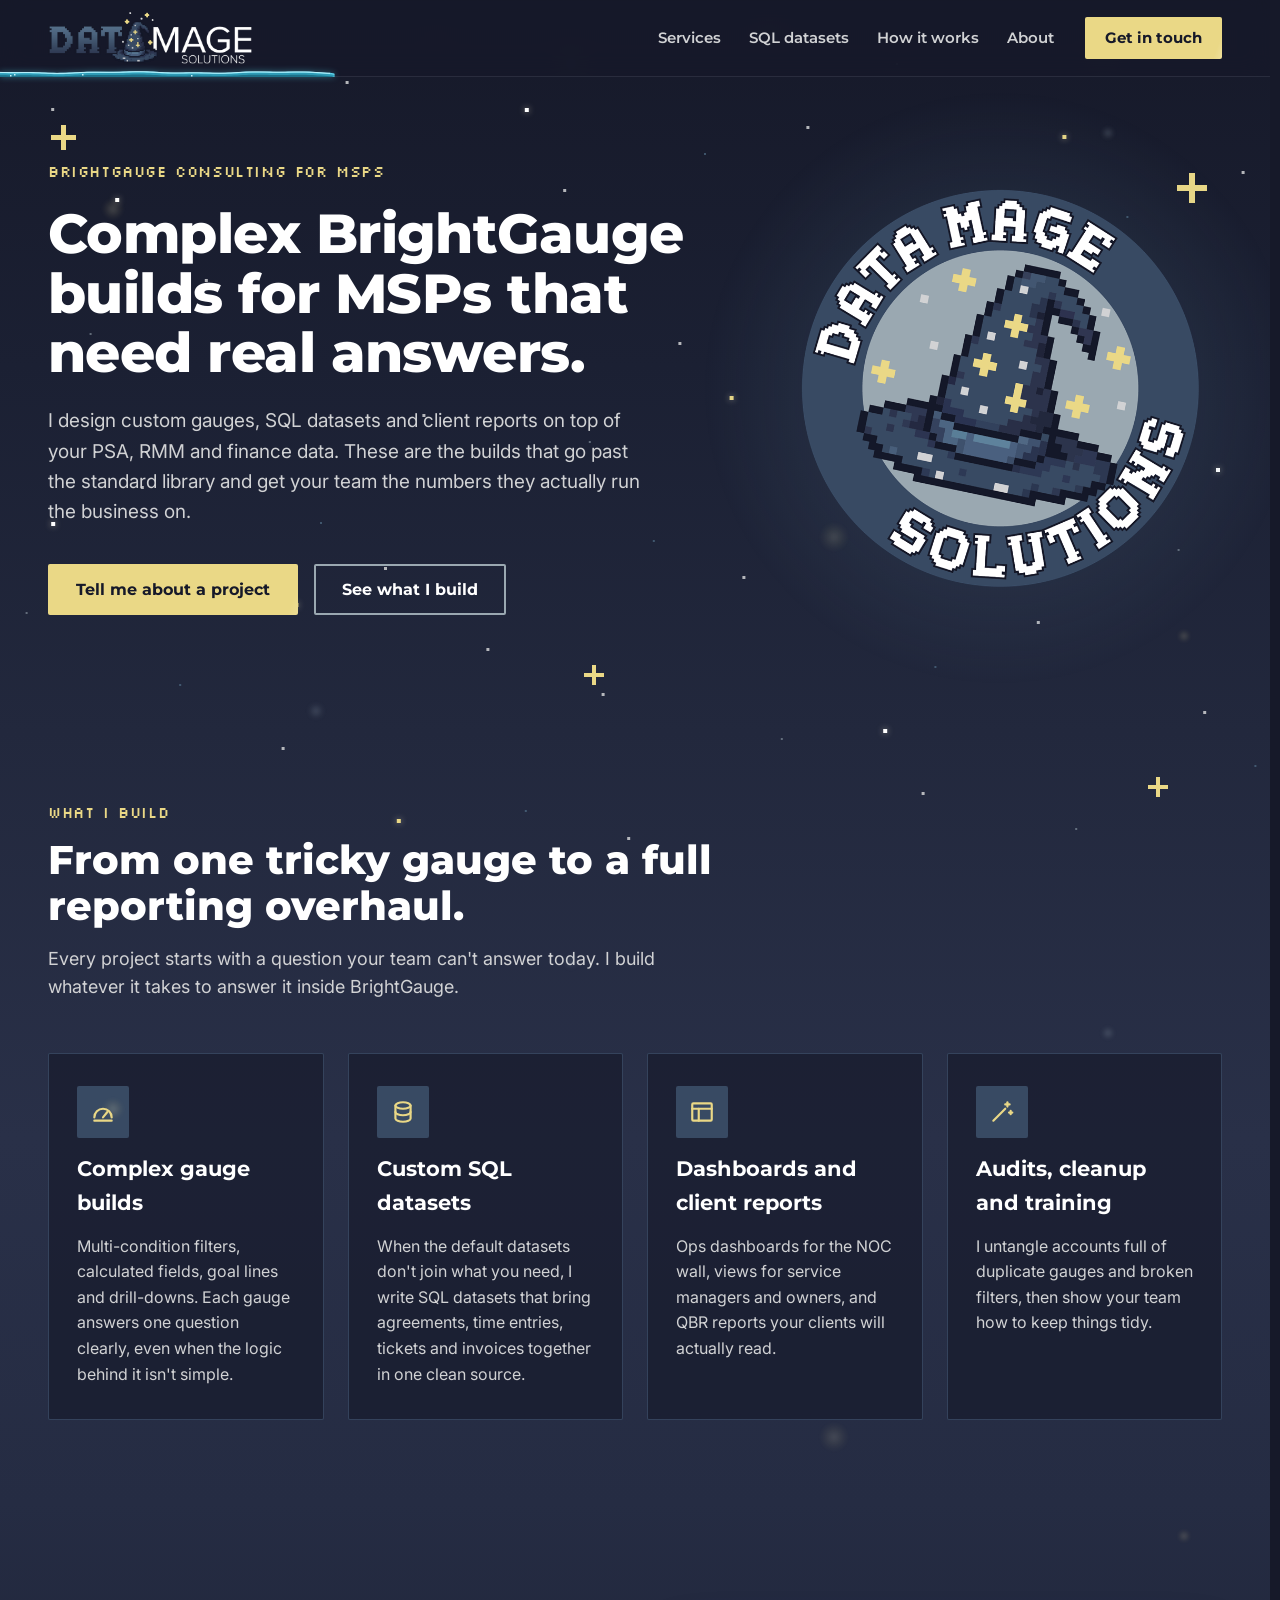
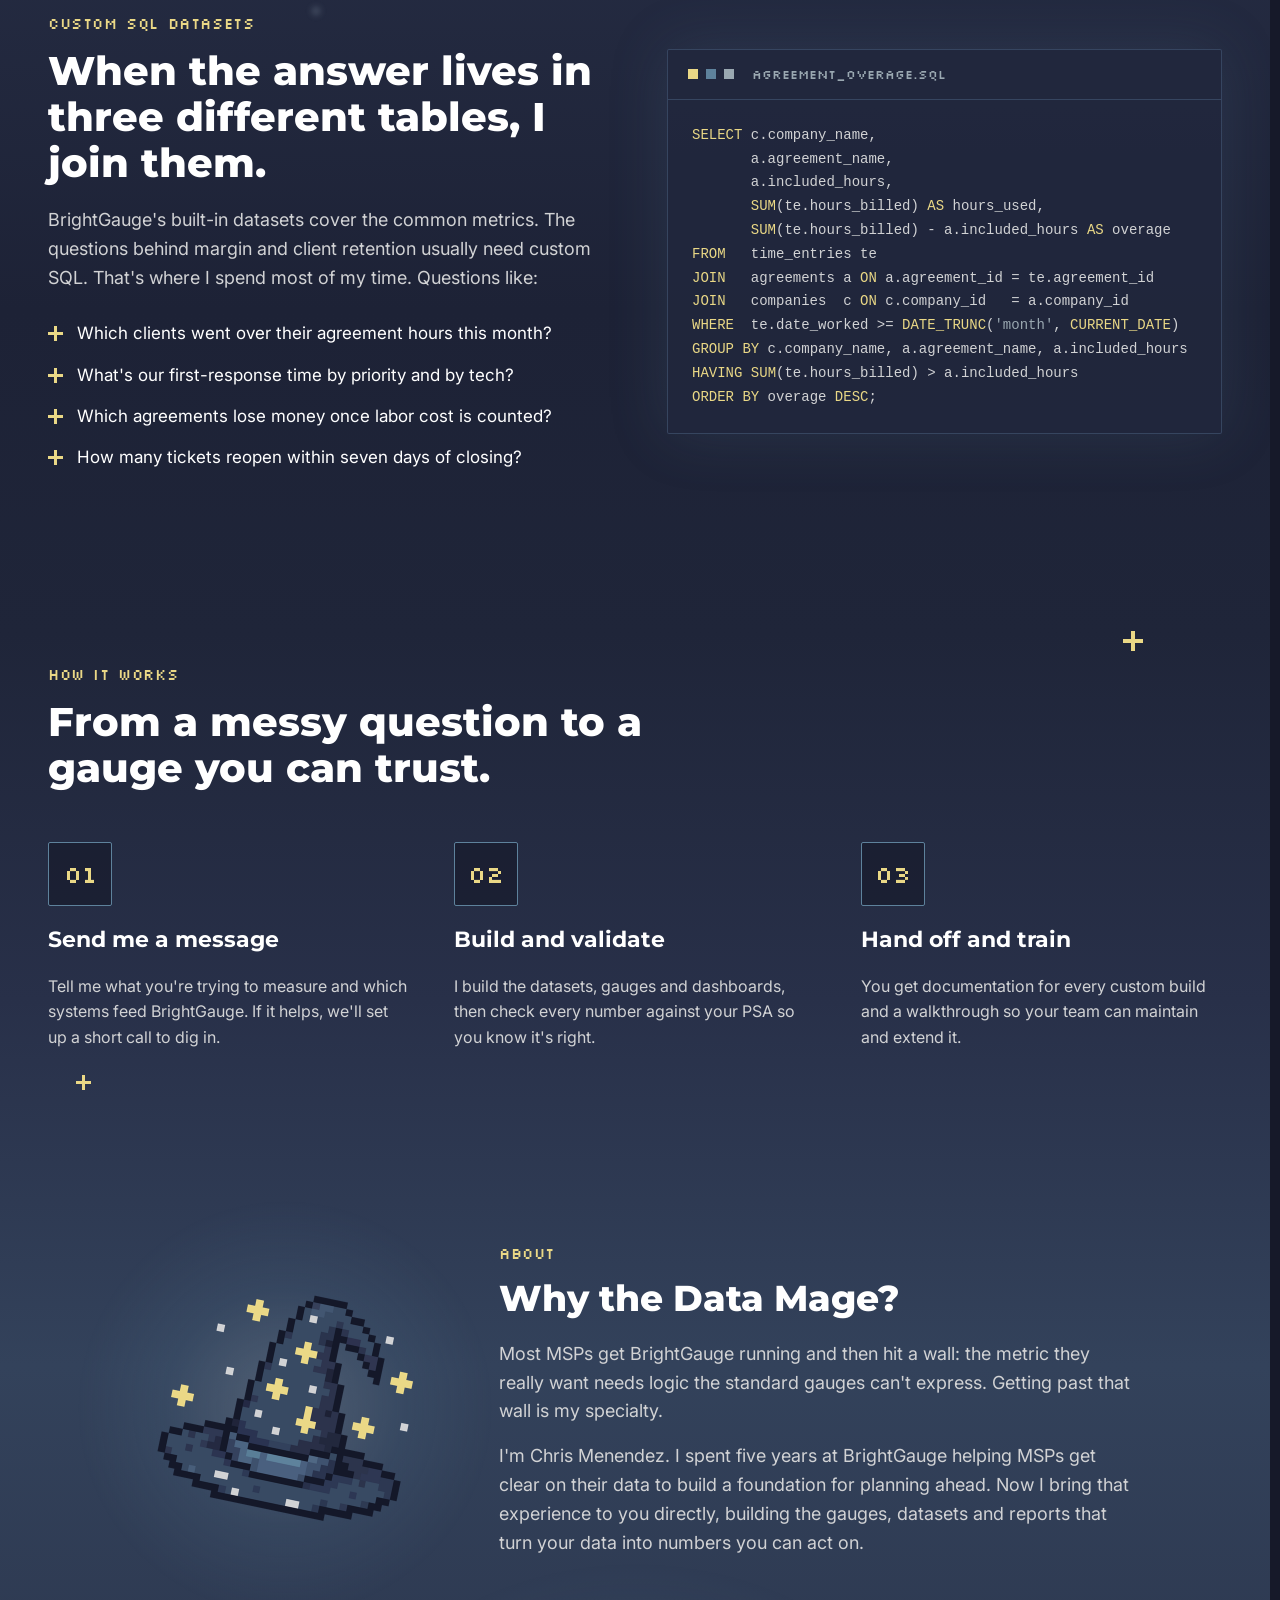
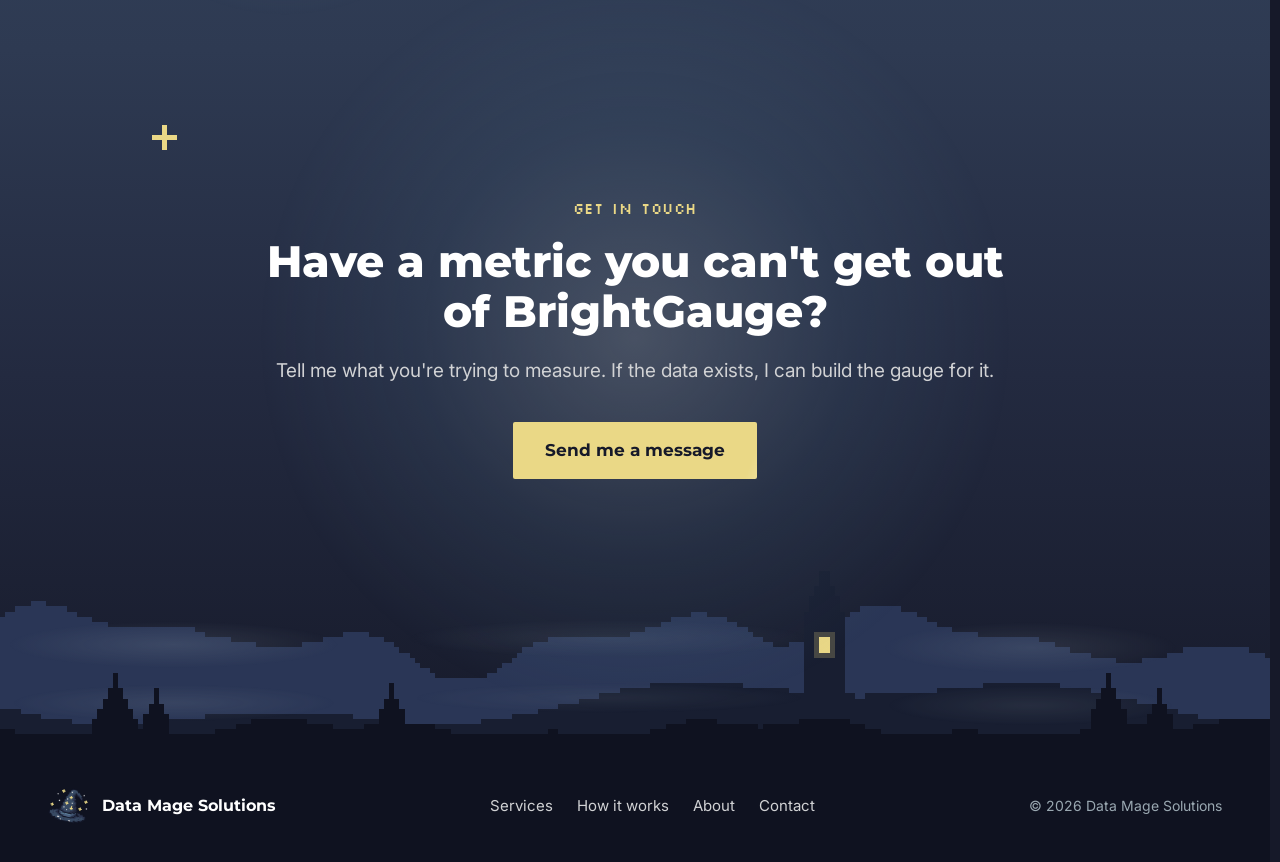
<file: index.html>
<!doctype html>
<html lang="en">
<head>
<meta charset="utf-8">
<meta name="viewport" content="width=device-width, initial-scale=1">
<title>Data Mage Solutions | BrightGauge consulting for MSPs</title>
<meta name="description" content="Custom BrightGauge gauges, SQL datasets, dashboards and client reports for managed service providers.">
<link rel="canonical" href="https://www.data-mage-solutions.com/">

<meta property="og:type" content="website">
<meta property="og:title" content="Data Mage Solutions | BrightGauge consulting for MSPs">
<meta property="og:description" content="Custom BrightGauge gauges, SQL datasets, dashboards and client reports for managed service providers.">
<meta property="og:url" content="https://www.data-mage-solutions.com/">
<meta property="og:site_name" content="Data Mage Solutions">
<meta property="og:image" content="https://www.data-mage-solutions.com/assets/og-image.png">
<meta property="og:image:width" content="1200">
<meta property="og:image:height" content="630">
<meta property="og:image:alt" content="Data Mage Solutions: complex BrightGauge builds for MSPs that need real answers.">
<meta name="twitter:card" content="summary_large_image">
<meta name="twitter:image" content="https://www.data-mage-solutions.com/assets/og-image.png">
<meta name="theme-color" content="#161929">
<script>document.documentElement.classList.add('js');</script>

<link rel="icon" type="image/png" sizes="32x32" href="assets/favicon-32.png">
<link rel="apple-touch-icon" sizes="180x180" href="assets/apple-touch-icon.png">

<link rel="preconnect" href="https://fonts.googleapis.com">
<link rel="preconnect" href="https://fonts.gstatic.com" crossorigin>
<link rel="stylesheet" href="https://fonts.googleapis.com/css2?family=Inter:wght@400;500;600&family=Montserrat:wght@500;600;700;800&family=Silkscreen&display=swap">
<link rel="stylesheet" href="styles.css">
</head>
<body>

<!-- Pixel star, reused everywhere via <use href="#star"> -->
<svg width="0" height="0" style="position:absolute" aria-hidden="true">
  <symbol id="star" viewBox="0 0 5 5"><path d="M2 0h1v2h2v1H3v2H2V3H0V2h2z"/></symbol>
</svg>

<!-- One starfield behind the whole page: three depth layers that drift at
     different speeds as you scroll, plus constellations that draw themselves -->
<div class="starfield" aria-hidden="true">
  <div class="star-layer layer-far" data-depth="0.04"><div class="field field-b"></div><div class="field field-b field-copy"></div></div>
  <div class="star-layer layer-mid" data-depth="0.1"><div class="field field-a"></div><div class="field field-a field-copy"></div></div>
  <div class="star-layer layer-near" data-depth="0.2"><div class="field field-c"></div><div class="field field-c field-copy"></div></div>
  <svg class="constellation constellation-chart" viewBox="0 0 200 120" width="190" height="114">
    <path pathLength="1" d="M10 100 L55 78 L95 88 L140 45 L190 18"/>
    <g><rect x="8" y="98" width="4" height="4"/><rect x="53" y="76" width="4" height="4"/><rect x="93" y="86" width="4" height="4"/><rect x="138" y="43" width="4" height="4"/><rect x="187" y="15" width="6" height="6"/></g>
  </svg>
  <svg class="constellation constellation-gauge" viewBox="0 0 200 120" width="190" height="114">
    <path pathLength="1" d="M20 100 A80 80 0 0 1 180 100"/>
    <path pathLength="1" d="M100 100 L148 54"/>
    <g><rect x="18" y="98" width="4" height="4"/><rect x="41" y="41" width="4" height="4"/><rect x="98" y="18" width="4" height="4"/><rect x="155" y="41" width="4" height="4"/><rect x="178" y="98" width="4" height="4"/><rect x="97" y="97" width="6" height="6"/><rect x="146" y="52" width="4" height="4"/></g>
  </svg>
</div>

<!-- Foreground motes: soft specks of light drifting in front of the page.
     Two identical sets so they can wrap seamlessly as you scroll. -->
<div class="motes" aria-hidden="true">
  <div class="mote-set">
    <span class="mote" style="--x:8%; --y:22%; --s:22px; --dx:5vw; --dy:-6vh; --d:48s; --o:.22"></span>
    <span class="mote mote-blue" style="--x:86%; --y:14%; --s:14px; --dx:-4vw; --dy:5vh; --d:56s; --o:.24"></span>
    <span class="mote" style="--x:64%; --y:58%; --s:30px; --dx:-6vw; --dy:-5vh; --d:62s; --o:.16"></span>
    <span class="mote mote-blue" style="--x:24%; --y:78%; --s:18px; --dx:4vw; --dy:-7vh; --d:52s; --o:.2"></span>
    <span class="mote" style="--x:92%; --y:70%; --s:12px; --dx:-3vw; --dy:-4vh; --d:44s; --o:.26"></span>
    <span class="mote mote-blue" style="--x:44%; --y:6%; --s:16px; --dx:5vw; --dy:4vh; --d:58s; --o:.18"></span>
  </div>
  <div class="mote-set mote-set-copy">
    <span class="mote" style="--x:8%; --y:22%; --s:22px; --dx:5vw; --dy:-6vh; --d:48s; --o:.22"></span>
    <span class="mote mote-blue" style="--x:86%; --y:14%; --s:14px; --dx:-4vw; --dy:5vh; --d:56s; --o:.24"></span>
    <span class="mote" style="--x:64%; --y:58%; --s:30px; --dx:-6vw; --dy:-5vh; --d:62s; --o:.16"></span>
    <span class="mote mote-blue" style="--x:24%; --y:78%; --s:18px; --dx:4vw; --dy:-7vh; --d:52s; --o:.2"></span>
    <span class="mote" style="--x:92%; --y:70%; --s:12px; --dx:-3vw; --dy:-4vh; --d:44s; --o:.26"></span>
    <span class="mote mote-blue" style="--x:44%; --y:6%; --s:16px; --dx:5vw; --dy:4vh; --d:58s; --o:.18"></span>
  </div>
</div>

<header class="site-header">
  <div class="container header-inner">
    <a class="brand" href="#top"><img src="assets/logo-wide-light.png" alt="Data Mage Solutions" width="204" height="52"><img class="brand-hat" src="assets/logo-hat.png" alt="" width="138" height="150" draggable="false"></a>
    <nav class="main-nav" aria-label="Main">
      <div class="nav-links">
        <a class="nav-link" href="#services">Services</a>
        <a class="nav-link" href="#sql">SQL datasets</a>
        <a class="nav-link" href="#process">How it works</a>
        <a class="nav-link" href="#about">About</a>
      </div>
      <a class="btn btn-gold btn-sm" href="#contact" data-open-contact>Get in touch</a>
      <details class="nav-menu">
        <summary aria-label="Menu">
          <svg class="icon-open" aria-hidden="true" width="20" height="20" viewBox="0 0 20 20" fill="currentColor" shape-rendering="crispEdges"><rect x="2" y="4" width="16" height="2"/><rect x="2" y="9" width="16" height="2"/><rect x="2" y="14" width="16" height="2"/></svg>
          <svg class="icon-close" aria-hidden="true" width="20" height="20" viewBox="0 0 20 20" fill="none" stroke="currentColor" stroke-width="2"><path d="M4 4l12 12M16 4L4 16"/></svg>
        </summary>
        <div class="nav-menu-panel">
          <a href="#services">Services</a>
          <a href="#sql">SQL datasets</a>
          <a href="#process">How it works</a>
          <a href="#about">About</a>
          <a href="#contact">Contact</a>
        </div>
      </details>
    </nav>
  </div>
  <div class="mana-bar" aria-hidden="true"><canvas class="mana-canvas"></canvas></div>
</header>

<main>

<section id="top" class="section hero">
  <div class="sky" aria-hidden="true">
    <div class="shoot"></div>
    <svg class="spark" width="25" height="25" fill="#EAD886" style="top:48px; left:4%"><use href="#star"/></svg>
    <svg class="spark" width="20" height="20" fill="#EAD886" style="bottom:20px; left:46%; animation-delay:-1.2s"><use href="#star"/></svg>
    <svg class="spark" width="30" height="30" fill="#EAD886" style="top:96px; right:5%; animation-delay:-2.4s"><use href="#star"/></svg>
    <div class="rise" style="left:12%; animation-delay:-1s"></div>
    <div class="rise" style="left:27%; animation-delay:-6s; animation-duration:13s"></div>
    <div class="rise" style="left:55%; animation-delay:-3s; animation-duration:11s"></div>
    <div class="rise" style="left:71%; animation-delay:-8s"></div>
    <div class="rise" style="left:88%; animation-delay:-4.5s; animation-duration:14s"></div>
  </div>
  <div class="container hero-grid">
    <div class="hero-copy" data-reveal>
      <p class="eyebrow">BrightGauge consulting for MSPs</p>
      <h1>Complex BrightGauge builds for MSPs that need real answers.</h1>
      <p class="lede">I design custom gauges, SQL datasets and client reports on top of your PSA, RMM and finance data. These are the builds that go past the standard library and get your team the numbers they actually run the business on.</p>
      <div class="button-row">
        <a class="btn btn-gold btn-md" href="#contact" data-open-contact>Tell me about a project</a>
        <a class="btn btn-ghost btn-md" href="#services">See what I build</a>
      </div>
    </div>
    <div class="hero-art" data-reveal style="--i:2">
      <div class="moon moon-lg" aria-hidden="true"></div>
      <img class="float" src="assets/badge.png" alt="Data Mage Solutions badge" width="400" height="400" fetchpriority="high">
    </div>
  </div>
</section>

<section id="services" class="section">
  <div class="sky" aria-hidden="true">
    <svg class="spark" width="20" height="20" fill="#EAD886" style="top:72px; right:8%; animation-delay:-1.8s"><use href="#star"/></svg>
  </div>
  <div class="container">
    <div class="section-intro" data-reveal>
      <p class="eyebrow">What I build</p>
      <h2>From one tricky gauge to a full reporting overhaul.</h2>
      <p class="lede">Every project starts with a question your team can't answer today. I build whatever it takes to answer it inside BrightGauge.</p>
    </div>
    <div class="card-grid">
      <article class="card lift spotlight" data-reveal style="--i:0">
        <div class="icon-tile"><svg aria-hidden="true" width="26" height="26" viewBox="0 0 24 24" fill="none" stroke="#EAD886" stroke-width="2" stroke-linecap="round" stroke-linejoin="round"><path d="M4 17a8 8 0 1 1 16 0"/><path d="M12 17l4-5"/><path d="M4 20h16"/></svg></div>
        <h3>Complex gauge builds</h3>
        <p>Multi-condition filters, calculated fields, goal lines and drill-downs. Each gauge answers one question clearly, even when the logic behind it isn't simple.</p>
      </article>
      <article class="card lift spotlight" data-reveal style="--i:1">
        <div class="icon-tile"><svg aria-hidden="true" width="26" height="26" viewBox="0 0 24 24" fill="none" stroke="#EAD886" stroke-width="2" stroke-linecap="round" stroke-linejoin="round"><ellipse cx="12" cy="6" rx="7" ry="3"/><path d="M5 6v12c0 1.7 3.1 3 7 3s7-1.3 7-3V6"/><path d="M5 12c0 1.7 3.1 3 7 3s7-1.3 7-3"/></svg></div>
        <h3>Custom SQL datasets</h3>
        <p>When the default datasets don't join what you need, I write SQL datasets that bring agreements, time entries, tickets and invoices together in one clean source.</p>
      </article>
      <article class="card lift spotlight" data-reveal style="--i:2">
        <div class="icon-tile"><svg aria-hidden="true" width="26" height="26" viewBox="0 0 24 24" fill="none" stroke="#EAD886" stroke-width="2" stroke-linecap="round" stroke-linejoin="round"><rect x="3" y="4" width="18" height="16" rx="1"/><path d="M3 9h18"/><path d="M9 9v11"/></svg></div>
        <h3>Dashboards and client reports</h3>
        <p>Ops dashboards for the NOC wall, views for service managers and owners, and QBR reports your clients will actually read.</p>
      </article>
      <article class="card lift spotlight" data-reveal style="--i:3">
        <div class="icon-tile"><svg aria-hidden="true" width="26" height="26" viewBox="0 0 24 24" fill="none" stroke="#EAD886" stroke-width="2" stroke-linecap="round" stroke-linejoin="round"><path d="M4 20 15 9"/><path d="M17 3v4"/><path d="M15 5h4"/><path d="M20 11v3"/><path d="M18.5 12.5h3"/></svg></div>
        <h3>Audits, cleanup and training</h3>
        <p>I untangle accounts full of duplicate gauges and broken filters, then show your team how to keep things tidy.</p>
      </article>
    </div>
  </div>
</section>

<section id="sql" class="section">
  <div class="sky" aria-hidden="true">
    <div class="rise" style="left:8%; animation-delay:-2s; animation-duration:12s"></div>
    <div class="rise" style="left:48%; animation-delay:-7s"></div>
    <div class="rise" style="left:92%; animation-delay:-4s; animation-duration:13s"></div>
  </div>
  <div class="container split">
    <div data-reveal>
      <p class="eyebrow">Custom SQL datasets</p>
      <h2>When the answer lives in three different tables, I join them.</h2>
      <p class="lede">BrightGauge's built-in datasets cover the common metrics. The questions behind margin and client retention usually need custom SQL. That's where I spend most of my time. Questions like:</p>
      <ul class="question-list">
        <li><svg aria-hidden="true" width="15" height="15" fill="#EAD886" shape-rendering="crispEdges"><use href="#star"/></svg>Which clients went over their agreement hours this month?</li>
        <li><svg aria-hidden="true" width="15" height="15" fill="#EAD886" shape-rendering="crispEdges"><use href="#star"/></svg>What's our first-response time by priority and by tech?</li>
        <li><svg aria-hidden="true" width="15" height="15" fill="#EAD886" shape-rendering="crispEdges"><use href="#star"/></svg>Which agreements lose money once labor cost is counted?</li>
        <li><svg aria-hidden="true" width="15" height="15" fill="#EAD886" shape-rendering="crispEdges"><use href="#star"/></svg>How many tickets reopen within seven days of closing?</li>
      </ul>
    </div>
    <div class="code-card lift spotlight" data-reveal style="--i:2">
      <div class="code-bar">
        <span class="dot" aria-hidden="true"></span><span class="dot" aria-hidden="true"></span><span class="dot" aria-hidden="true"></span>
        <span class="file">agreement_overage.sql</span>
      </div>
<pre><code><span class="kw">SELECT</span> c.company_name,
       a.agreement_name,
       a.included_hours,
       <span class="kw">SUM</span>(te.hours_billed) <span class="kw">AS</span> hours_used,
       <span class="kw">SUM</span>(te.hours_billed) - a.included_hours <span class="kw">AS</span> overage
<span class="kw">FROM</span>   time_entries te
<span class="kw">JOIN</span>   agreements a <span class="kw">ON</span> a.agreement_id = te.agreement_id
<span class="kw">JOIN</span>   companies  c <span class="kw">ON</span> c.company_id   = a.company_id
<span class="kw">WHERE</span>  te.date_worked &gt;= <span class="kw">DATE_TRUNC</span>(<span class="str">'month'</span>, <span class="kw">CURRENT_DATE</span>)
<span class="kw">GROUP BY</span> c.company_name, a.agreement_name, a.included_hours
<span class="kw">HAVING</span> <span class="kw">SUM</span>(te.hours_billed) &gt; a.included_hours
<span class="kw">ORDER BY</span> overage <span class="kw">DESC</span>;</code></pre>
    </div>
  </div>
</section>

<section id="process" class="section process">
  <div class="sky" aria-hidden="true">
    <svg class="spark" width="20" height="20" fill="#EAD886" style="top:64px; right:10%; animation-delay:-0.8s"><use href="#star"/></svg>
    <svg class="spark" width="15" height="15" fill="#EAD886" style="bottom:56px; left:6%; animation-delay:-2.2s"><use href="#star"/></svg>
  </div>
  <div class="container">
    <div data-reveal>
      <p class="eyebrow">How it works</p>
      <h2>From a messy question to a gauge you can trust.</h2>
    </div>
    <div class="steps">
      <div class="step" data-reveal style="--i:1">
        <div class="step-num" aria-hidden="true">01</div>
        <h3>Send me a message</h3>
        <p>Tell me what you're trying to measure and which systems feed BrightGauge. If it helps, we'll set up a short call to dig in.</p>
      </div>
      <div class="step" data-reveal style="--i:2">
        <div class="step-num" aria-hidden="true">02</div>
        <h3>Build and validate</h3>
        <p>I build the datasets, gauges and dashboards, then check every number against your PSA so you know it's right.</p>
      </div>
      <div class="step" data-reveal style="--i:3">
        <div class="step-num" aria-hidden="true">03</div>
        <h3>Hand off and train</h3>
        <p>You get documentation for every custom build and a walkthrough so your team can maintain and extend it.</p>
      </div>
    </div>
  </div>
</section>

<section id="about" class="section about">
  <div class="container">
    <div class="about-grid">
      <div class="about-art" data-reveal>
        <div class="moon moon-md" aria-hidden="true"></div>
        <img class="float" src="assets/hat.png" alt="" width="260" height="260" loading="lazy" style="animation-delay:-2s">
      </div>
      <div class="about-copy" data-reveal style="--i:2">
        <p class="eyebrow">About</p>
        <h2>Why the Data Mage?</h2>
        <p>Most MSPs get BrightGauge running and then hit a wall: the metric they really want needs logic the standard gauges can't express. Getting past that wall is my specialty.</p>
        <p>I'm Chris Menendez. I spent five years at BrightGauge helping MSPs get clear on their data to build a foundation for planning ahead. Now I bring that experience to you directly, building the gauges, datasets and reports that turn your data into numbers you can act on.</p>
      </div>
    </div>
  </div>
</section>

<section id="contact" class="section contact">
  <div class="sky" aria-hidden="true">
    <div class="shoot" style="top:40px; animation-delay:-5s"></div>
    <svg class="spark" width="25" height="25" fill="#EAD886" style="top:56px; left:12%"><use href="#star"/></svg>
    <svg class="spark" width="20" height="20" fill="#EAD886" style="bottom:64px; right:14%; animation-delay:-1.5s"><use href="#star"/></svg>
    <div class="rise" style="left:18%; animation-delay:-3s"></div>
    <div class="rise" style="left:36%; animation-delay:-8s; animation-duration:12s"></div>
    <div class="rise" style="left:64%; animation-delay:-1s; animation-duration:11s"></div>
    <div class="rise" style="left:82%; animation-delay:-6s"></div>
  </div>
  <!-- Pixel horizon: far mountains, mist, hills with a wizard's tower, mist, near pines.
       Each layer lags the scroll by its own amount (data-speed) for depth. -->
  <div class="horizon" aria-hidden="true">
    <svg class="horizon-layer h-far" data-speed="0.45" data-mouse="4" viewBox="0 0 320 40" preserveAspectRatio="xMidYMax slice"><path d="M0 [base64]"/></svg>
    <div class="horizon-mist-wrap mist-high" data-speed="0.36" data-mouse="6"><div class="horizon-mist"></div></div>
    <svg class="horizon-layer h-mid" data-speed="0.26" data-mouse="9" viewBox="0 0 320 40" preserveAspectRatio="xMidYMax slice"><path d="M0 [base64]"/><rect class="tower-glow" x="195" y="17" width="4" height="5"/><rect class="tower-window" x="196" y="18" width="2" height="3"/></svg>
    <div class="horizon-mist-wrap mist-low" data-speed="0.16" data-mouse="12"><div class="horizon-mist"></div></div>
    <svg class="horizon-layer h-near" data-speed="0.08" data-mouse="16" viewBox="0 0 320 40" preserveAspectRatio="xMidYMax slice"><path d="M0 [base64]"/></svg>
  </div>
  <div class="container">
    <div class="moon moon-xl" aria-hidden="true"></div>
    <div data-reveal>
      <p class="eyebrow">Get in touch</p>
      <h2>Have a metric you can't get out of BrightGauge?</h2>
      <p class="lede">Tell me what you're trying to measure. If the data exists, I can build the gauge for it.</p>
    </div>
    <div data-reveal style="--i:2">
      <a class="btn btn-gold btn-lg" href="#contact" data-open-contact>Send me a message</a>
    </div>
  </div>
</section>

</main>

<footer class="site-footer">
  <div class="container footer-inner">
    <div class="footer-brand">
      <img src="assets/hat.png" alt="" width="40" height="40" loading="lazy">
      <span>Data Mage Solutions</span>
    </div>
    <nav class="footer-nav" aria-label="Footer">
      <a class="nav-link" href="#services">Services</a>
      <a class="nav-link" href="#process">How it works</a>
      <a class="nav-link" href="#about">About</a>
      <a class="nav-link" href="#contact" data-open-contact>Contact</a>
    </nav>
    <p class="copyright">© 2026 Data Mage Solutions</p>
  </div>
</footer>

<dialog class="contact-modal" id="contact-modal" aria-labelledby="contact-title">
  <div class="modal-magic" aria-hidden="true">
    <span class="modal-ring"></span>
    <span class="modal-ring modal-ring-runes"></span>
    <svg class="modal-spark" width="18" height="18" fill="#EAD886" style="--x:-330px; --y:-250px"><use href="#star"/></svg>
    <svg class="modal-spark" width="14" height="14" fill="#FFFFFF" style="--x:320px; --y:-270px; animation-delay:.05s"><use href="#star"/></svg>
    <svg class="modal-spark" width="22" height="22" fill="#EAD886" style="--x:350px; --y:120px; animation-delay:.1s"><use href="#star"/></svg>
    <svg class="modal-spark" width="14" height="14" fill="#D1D2D4" style="--x:-360px; --y:160px; animation-delay:.08s"><use href="#star"/></svg>
    <svg class="modal-spark" width="18" height="18" fill="#EAD886" style="--x:-120px; --y:330px; animation-delay:.14s"><use href="#star"/></svg>
    <svg class="modal-spark" width="12" height="12" fill="#FFFFFF" style="--x:150px; --y:340px; animation-delay:.12s"><use href="#star"/></svg>
  </div>

  <div class="modal-panel">
    <button class="modal-close" type="button" aria-label="Close" data-close-contact>
      <svg aria-hidden="true" width="18" height="18" viewBox="0 0 20 20" fill="none" stroke="currentColor" stroke-width="2"><path d="M4 4l12 12M16 4L4 16"/></svg>
    </button>

    <div data-view="form">
      <p class="eyebrow">Send a message</p>
      <h2 id="contact-title">What are you trying to measure?</h2>
      <p class="modal-lede">Tell me about your BrightGauge setup and the numbers you're after. I'll reply by email.</p>

      <form id="contact-form" class="form-grid" action="https://formspree.io/f/mnppydlw" method="POST">
        <div class="form-field">
          <label for="cf-name">Name</label>
          <input id="cf-name" name="name" type="text" autocomplete="name" maxlength="120" required autofocus>
        </div>
        <div class="form-field">
          <label for="cf-email">Email</label>
          <input id="cf-email" name="email" type="email" autocomplete="email" maxlength="200" required>
        </div>
        <div class="form-field field-full">
          <label for="cf-company">Company <span class="optional">(optional)</span></label>
          <input id="cf-company" name="company" type="text" autocomplete="organization" maxlength="160">
        </div>
        <div class="form-field field-full">
          <label for="cf-message">Message</label>
          <textarea id="cf-message" name="message" rows="6" minlength="10" maxlength="5000" required></textarea>
        </div>

        <!-- Honeypot: hidden from people, irresistible to bots -->
        <div class="hp" aria-hidden="true">
          <label for="cf-website">Leave this empty</label>
          <input id="cf-website" name="_gotcha" type="text" tabindex="-1" autocomplete="off">
        </div>
        <input type="hidden" name="_subject" value="New message from data-mage-solutions.com">

        <div class="field-full turnstile-slot" id="cf-turnstile-slot"></div>

        <div class="field-full form-actions">
          <button class="btn btn-gold btn-md" type="submit">Send message</button>
          <p class="form-status" role="status" aria-live="polite"></p>
        </div>
      </form>
    </div>

    <div class="modal-success" data-view="success" hidden>
      <svg class="success-star" aria-hidden="true" width="56" height="56" fill="#EAD886" shape-rendering="crispEdges"><use href="#star"/></svg>
      <h2 tabindex="-1">Message sent!</h2>
      <p class="modal-lede">Thanks for reaching out. I'll get back to you by email soon.</p>
      <button class="btn btn-ghost btn-md" type="button" data-close-contact>Close</button>
    </div>
  </div>
</dialog>

<script>
  // Close the mobile menu after picking a link
  document.querySelectorAll('.nav-menu-panel a').forEach(function (link) {
    link.addEventListener('click', function () { link.closest('details').removeAttribute('open'); });
  });
</script>
<script src="magic.js" defer></script>
<script src="contact.js" defer></script>
</body>
</html>
</file>
<file: styles.css>
/* Data Mage Solutions: site styles */

:root {
  --ink: #161929;
  --midnight: #22283D;
  --dusk: #2C334C;
  --slate: #384A63;
  --steel: #4A607F;
  --frost: #5E829C;
  --moon: #9AA8B1;
  --mist: #D1D2D4;
  --gold: #EAD886;
  --white: #FFFFFF;

  --font-display: 'Montserrat', system-ui, sans-serif;
  --font-body: 'Inter', system-ui, sans-serif;
  --font-pixel: 'Silkscreen', monospace;
  --font-code: 'SFMono-Regular', Consolas, 'Liberation Mono', monospace;

  /* One set of side margins for header, sections and footer, so everything lines up */
  --gutter: clamp(20px, 4vw, 48px);
  --content: 1200px;
  --section-y: clamp(64px, 7.5vw, 104px);
  --header-h: 76px;
  --horizon-h: clamp(150px, 16vw, 240px);

  --line: rgba(154, 168, 177, 0.14);
  --card-bg: rgba(22, 25, 41, 0.62);
  --card-border: rgba(74, 96, 127, 0.55);
}

*, *::before, *::after { box-sizing: border-box; }

html { scroll-behavior: smooth; scroll-padding-top: var(--header-h); scrollbar-gutter: stable; }

/* ---------- Scrollbar ----------
   Deliberately faint so it doesn't compete with the mana bar: a thin,
   translucent moonlit sliver on an invisible track. It brightens a little
   on hover so it's still easy to grab. */
::-webkit-scrollbar { width: 10px; height: 10px; }
::-webkit-scrollbar-track { background: transparent; }
::-webkit-scrollbar-thumb {
  border: 3px solid transparent;
  border-radius: 2px;
  background-clip: padding-box;
  background-color: rgba(154, 168, 177, 0.16);
}
::-webkit-scrollbar-thumb:hover { background-color: rgba(154, 168, 177, 0.32); }
::-webkit-scrollbar-thumb:active { background-color: rgba(234, 216, 134, 0.4); }
::-webkit-scrollbar-corner { background: transparent; }

/* Firefox only understands the simple version. Setting these in Chrome would
   switch off the styling above, so they're limited to Firefox. */
@supports not selector(::-webkit-scrollbar) {
  html { scrollbar-color: rgba(154, 168, 177, 0.25) transparent; scrollbar-width: thin; }
}

/* One continuous night-sky gradient for the whole page.
   Sections are transparent, so there are no seams between them. */
body {
  margin: 0;
  min-height: 100vh;
  color: var(--mist);
  font-family: var(--font-body);
  font-size: 17px;
  line-height: 1.6;
  -webkit-font-smoothing: antialiased;
  background-color: var(--ink);
  background-image: linear-gradient(180deg,
    #161929 0%,
    #1B2033 9%,
    #22283D 18%,
    #293048 28%,
    #252C43 37%,
    #1D2236 47%,
    #1F2539 55%,
    #283049 64%,
    #33425B 73%,
    #2E3A52 80%,
    #232A40 88%,
    #181C2D 96%,
    #161929 100%);
}

img { max-width: 100%; height: auto; display: block; }

a { color: var(--gold); }
a:hover { color: var(--white); }

.container {
  width: 100%;
  max-width: calc(var(--content) + var(--gutter) * 2);
  margin: 0 auto;
  padding-left: var(--gutter);
  padding-right: var(--gutter);
}

/* ---------- Fixed starfield behind everything ---------- */
.starfield { position: fixed; inset: 0; pointer-events: none; z-index: 0; overflow: hidden; }
.site-header { z-index: 20; }
main, .site-footer { position: relative; z-index: 1; }
main { overflow-x: clip; }

/* ---------- Type ---------- */
.eyebrow {
  margin: 0 0 12px;
  font-family: var(--font-pixel);
  font-size: 15px;
  letter-spacing: 0.04em;
  color: var(--gold);
}

h1, h2, h3 { font-family: var(--font-display); color: var(--white); margin: 0; }
h1 { font-weight: 800; font-size: clamp(34px, 3.2vw + 14px, 56px); line-height: 1.08; letter-spacing: -0.01em; }
h2 { font-weight: 800; font-size: clamp(28px, 2vw + 16px, 40px); line-height: 1.15; }
h3 { font-weight: 700; font-size: 21px; }

.lede { font-size: 18px; color: var(--mist); }

/* ---------- Sections ---------- */
.section { position: relative; padding: var(--section-y) 0; }
.section > .container { position: relative; }

/* ---------- Header ---------- */
.site-header {
  position: sticky;
  top: 0;
  background: rgba(22, 25, 41, 0.78);
  -webkit-backdrop-filter: blur(12px);
  backdrop-filter: blur(12px);
  border-bottom: 1px solid var(--line);
}
.header-inner {
  height: var(--header-h);
  display: flex;
  align-items: center;
  justify-content: space-between;
  gap: 24px;
}
.brand { display: flex; align-items: center; flex: none; position: relative; }
.brand img:not(.brand-hat) { height: clamp(40px, 3vw + 18px, 52px); width: auto; }
/* The hat, cut out of the logo and laid exactly over it, so it alone can glow.
   Its box is 186,1 138x150 within the 600x153 logo. */
.brand-hat {
  position: absolute;
  left: 31%;
  top: 0.654%;
  width: 23%;
  height: auto;
  -webkit-user-select: none;
  user-select: none;
  transition: filter .45s ease;
}
.brand-hat:hover {
  filter: brightness(1.12) drop-shadow(0 0 3px rgba(234, 216, 134, 0.75)) drop-shadow(0 0 10px rgba(95, 211, 234, 0.45));
  animation: hat-glow 2.4s ease-in-out .45s infinite;
}
@keyframes hat-glow {
  0%, 100% { filter: brightness(1.12) drop-shadow(0 0 3px rgba(234, 216, 134, 0.75)) drop-shadow(0 0 10px rgba(95, 211, 234, 0.45)); }
  50% { filter: brightness(1.2) drop-shadow(0 0 5px rgba(234, 216, 134, 0.9)) drop-shadow(0 0 16px rgba(95, 211, 234, 0.6)); }
}

.main-nav { display: flex; align-items: center; gap: clamp(16px, 2.4vw, 36px); }
.nav-links {
  display: flex;
  align-items: center;
  gap: clamp(18px, 2.2vw, 32px);
  font-family: var(--font-display);
  font-weight: 600;
  font-size: 15px;
}

/* Compact menu for tablets and phones */
.nav-menu { display: none; position: relative; }
.nav-menu summary {
  list-style: none;
  width: 44px;
  height: 44px;
  display: flex;
  align-items: center;
  justify-content: center;
  border: 1px solid var(--card-border);
  border-radius: 2px;
  color: var(--white);
  cursor: pointer;
  transition: border-color .2s ease, color .2s ease;
}
.nav-menu summary::-webkit-details-marker { display: none; }
.nav-menu summary:hover,
.nav-menu[open] summary { border-color: var(--gold); color: var(--gold); }
.nav-menu summary:focus-visible { outline: 2px solid var(--gold); outline-offset: 3px; }
.nav-menu .icon-close { display: none; }
.nav-menu[open] .icon-open { display: none; }
.nav-menu[open] .icon-close { display: block; }
.nav-menu-panel {
  position: absolute;
  top: calc(100% + 14px);
  right: 0;
  min-width: 220px;
  padding: 8px;
  display: flex;
  flex-direction: column;
  background: rgba(22, 25, 41, 0.97);
  border: 1px solid var(--card-border);
  border-radius: 2px;
  box-shadow: 0 18px 40px rgba(0, 0, 0, 0.35);
  font-family: var(--font-display);
  font-weight: 600;
  font-size: 16px;
}
.nav-menu-panel a {
  display: block;
  padding: 12px 14px;
  color: var(--mist);
  text-decoration: none;
  border-radius: 2px;
}
.nav-menu-panel a:hover { color: var(--white); background: rgba(234, 216, 134, 0.08); }

@media (max-width: 900px) {
  .nav-links { display: none; }
  .nav-menu { display: block; }
}

/* ---------- Hero ---------- */
.hero { padding-top: clamp(48px, 6.5vw, 96px); padding-bottom: clamp(56px, 7vw, 96px); }
.hero-grid {
  display: grid;
  grid-template-columns: minmax(0, 1.2fr) minmax(0, 0.8fr);
  align-items: center;
  gap: clamp(32px, 5vw, 72px);
}
.hero-copy .eyebrow { margin-bottom: 20px; }
.hero-copy h1 { margin-bottom: 24px; }
.hero-copy .lede { font-size: clamp(17px, 0.4vw + 15px, 19px); max-width: 600px; margin: 0 0 36px; }
.hero-art { position: relative; display: flex; justify-content: center; align-items: center; }
.hero-art img { width: 100%; max-width: 400px; position: relative; }
.button-row { display: flex; flex-wrap: wrap; gap: 16px; }

@media (max-width: 860px) {
  .hero-grid { grid-template-columns: minmax(0, 1fr); }
  .hero-art { order: -1; }
  .hero-art img { max-width: clamp(180px, 45vw, 280px); }
}

/* ---------- Services ---------- */
.section-intro { max-width: 720px; }
.section-intro h2 { margin-bottom: 16px; }
.section-intro .lede { margin: 0 0 clamp(36px, 4vw, 56px); max-width: 680px; }

.card-grid { display: grid; grid-template-columns: repeat(auto-fit, minmax(240px, 1fr)); gap: 24px; }
.card {
  border: 1px solid var(--card-border);
  border-radius: 2px;
  padding: 32px 28px;
  display: flex;
  flex-direction: column;
  gap: 14px;
  background: var(--card-bg);
}
.card p { margin: 0; font-size: 16px; }
.icon-tile {
  width: 52px;
  height: 52px;
  background: var(--slate);
  display: flex;
  align-items: center;
  justify-content: center;
  border-radius: 2px;
}

/* ---------- SQL ---------- */
.split {
  display: grid;
  grid-template-columns: repeat(2, minmax(0, 1fr));
  gap: clamp(36px, 5vw, 64px);
  align-items: center;
}
.split h2 { margin-bottom: 20px; }
.split .lede { margin: 0 0 28px; }
@media (max-width: 900px) { .split { grid-template-columns: minmax(0, 1fr); } }

.question-list { margin: 0; padding: 0; list-style: none; display: flex; flex-direction: column; gap: 14px; }
.question-list li { display: flex; gap: 14px; align-items: flex-start; color: var(--white); }
.question-list svg { flex: none; margin-top: 6px; }

.code-card {
  background: rgba(34, 40, 61, 0.82);
  border: 1px solid var(--card-border);
  border-radius: 2px;
  box-shadow: 0 0 60px rgba(94, 130, 156, 0.18);
}
.code-bar { display: flex; align-items: center; gap: 8px; padding: 14px 20px; border-bottom: 1px solid var(--card-border); }
.code-bar .dot { width: 10px; height: 10px; background: var(--gold); }
.code-bar .dot:nth-child(2) { background: var(--frost); }
.code-bar .dot:nth-child(3) { background: var(--moon); }
.code-bar .file { margin-left: 10px; font-family: var(--font-pixel); font-size: 13px; color: var(--moon); }
.code-card pre {
  margin: 0;
  padding: 24px;
  overflow-x: auto;
  font-family: var(--font-code);
  font-size: 14px;
  line-height: 1.7;
  color: var(--mist);
}
.code-card .kw { color: var(--gold); }
.code-card .str { color: var(--moon); }

/* ---------- Process ---------- */
.process h2 { margin-bottom: clamp(36px, 4vw, 56px); max-width: 720px; }
.steps { display: grid; grid-template-columns: repeat(auto-fit, minmax(260px, 1fr)); gap: clamp(28px, 3.5vw, 48px); }
.step { display: flex; flex-direction: column; gap: 16px; }
.step h3 { font-size: 22px; }
.step p { margin: 0; font-size: 16px; }
.step-num {
  width: 64px;
  height: 64px;
  background: var(--card-bg);
  color: var(--gold);
  font-family: var(--font-pixel);
  font-size: 24px;
  display: flex;
  align-items: center;
  justify-content: center;
  border-radius: 2px;
  border: 1px solid var(--frost);
}

/* ---------- About ---------- */
.about-grid {
  display: grid;
  grid-template-columns: minmax(0, 300px) minmax(0, 1fr);
  gap: clamp(32px, 5vw, 64px);
  align-items: center;
  max-width: 1000px;
  margin: 0 auto;
}
.about-art { position: relative; display: flex; justify-content: center; align-items: center; min-height: 260px; }
.about-art img { width: 100%; max-width: 260px; position: relative; }
.about-copy h2 { font-size: clamp(28px, 1.6vw + 18px, 36px); margin-bottom: 20px; }
.about-copy p:not(.eyebrow) { margin: 0 0 16px; font-size: 18px; }
@media (max-width: 760px) {
  .about-grid { grid-template-columns: minmax(0, 1fr); }
  .about-art { min-height: 0; }
  .about-art img { max-width: 180px; }
}

/* ---------- Contact ---------- */
.contact { padding-top: clamp(88px, 10vw, 136px); padding-bottom: calc(clamp(88px, 10vw, 136px) + var(--horizon-h) * 0.7); }
.contact .container { max-width: calc(760px + var(--gutter) * 2); text-align: center; }
.contact .container > :not(.moon) { position: relative; }
.contact .eyebrow { margin-bottom: 16px; }
.contact h2 { font-size: clamp(30px, 2.4vw + 16px, 44px); line-height: 1.12; margin-bottom: 20px; }
.contact .lede { font-size: clamp(17px, 0.4vw + 15px, 19px); margin: 0 0 36px; }

/* ---------- Footer ---------- */
/* The footer is the dark ground the horizon's pine ridge stands on */
.site-footer { background: #0F1220; padding: 36px 0; }
.footer-inner { display: flex; flex-wrap: wrap; align-items: center; justify-content: space-between; gap: 20px 32px; }
.footer-brand { display: flex; align-items: center; gap: 14px; font-family: var(--font-display); font-weight: 700; font-size: 16px; color: var(--white); }
.footer-brand img { width: 40px; height: 40px; }
.footer-nav { display: flex; flex-wrap: wrap; gap: 12px 24px; font-size: 15px; }
.copyright { margin: 0; font-size: 14px; color: var(--moon); }

/* =====================================================================
   Magic: buttons, links, cards
   ===================================================================== */
.btn {
  position: relative;
  display: inline-block;
  font-family: var(--font-display);
  font-weight: 700;
  font-size: 16px;
  line-height: 1.2;
  text-decoration: none;
  white-space: nowrap;
  border: 0;
  border-radius: 2px;
  -webkit-appearance: none;
  appearance: none;
  cursor: pointer;
  transition: transform .2s ease, box-shadow .3s ease, background-color .3s ease, color .3s ease, border-color .3s ease;
}
.btn-sm { font-size: 15px; padding: 12px 20px; }
.btn-md { padding: 16px 28px; }
.btn-lg { font-size: 17px; padding: 18px 32px; }

.btn-gold {
  color: var(--ink);
  background-color: var(--gold);
  background-image: linear-gradient(110deg, rgba(255, 255, 255, 0) 40%, rgba(255, 250, 225, 0.85) 50%, rgba(255, 255, 255, 0) 60%);
  background-size: 250% 100%;
  background-repeat: no-repeat;
  animation: shimmer 5s ease-in-out infinite;
}
.btn-gold:hover {
  color: var(--ink);
  transform: translateY(-2px);
  box-shadow: 0 0 0 1px rgba(234, 216, 134, 0.6), 0 0 22px rgba(234, 216, 134, 0.5), 0 0 54px rgba(94, 130, 156, 0.45);
  animation: shimmer 1.4s ease-in-out infinite;
}
.btn-ghost {
  color: var(--white);
  border: 2px solid var(--moon);
  background-color: rgba(234, 216, 134, 0);
}
.btn-ghost.btn-md { padding: 14px 26px; }
.btn-ghost:hover {
  color: var(--gold);
  border-color: var(--gold);
  background-color: rgba(234, 216, 134, 0.08);
  transform: translateY(-2px);
  box-shadow: inset 0 0 18px rgba(234, 216, 134, 0.15), 0 0 24px rgba(234, 216, 134, 0.25);
}
.btn:active { transform: translateY(0) scale(.97); }
.btn:focus-visible { outline: 2px solid var(--gold); outline-offset: 4px; }

.btn::before,
.btn::after {
  content: "";
  position: absolute;
  width: 4px;
  height: 4px;
  background: var(--gold);
  opacity: 0;
  pointer-events: none;
}
.btn::before { top: -10px; left: 14%; box-shadow: 12px -6px 0 #FFFFFF, 26px 3px 0 #EAD886, -9px 2px 0 #D1D2D4; }
.btn::after { bottom: -10px; right: 14%; box-shadow: -12px 6px 0 #FFFFFF, -26px -2px 0 #EAD886, 9px -1px 0 #9AA8B1; }
.btn:hover::before { animation: sparkle-up 1.1s ease-out infinite; }
.btn:hover::after { animation: sparkle-down 1.1s ease-out .35s infinite; }

/* Nav links: the text catches a gold glow, a line of light spreads out from the
   centre beneath it, and a pixel star pops in beside it like an RPG menu selector. */
.nav-link {
  color: var(--mist);
  text-decoration: none;
  position: relative;
  transition: color .25s ease, text-shadow .25s ease;
}
.nav-link::after {
  content: "";
  position: absolute;
  left: -4px;
  right: -4px;
  bottom: -7px;
  height: 2px;
  background: linear-gradient(90deg, rgba(234, 216, 134, 0), #EAD886 30%, #FFF6CC 50%, #EAD886 70%, rgba(234, 216, 134, 0));
  box-shadow: 0 0 8px rgba(234, 216, 134, 0.55);
  opacity: 0;
  transform: scaleX(0);
  transition: transform .4s cubic-bezier(.2, .8, .2, 1), opacity .25s ease;
}
.nav-link::before {
  content: "";
  position: absolute;
  left: -15px;
  top: 50%;
  width: 9px;
  height: 9px;
  margin-top: -4.5px;
  background: var(--gold);
  /* the site's pixel plus-star */
  clip-path: polygon(33.3% 0, 66.6% 0, 66.6% 33.3%, 100% 33.3%, 100% 66.6%, 66.6% 66.6%, 66.6% 100%, 33.3% 100%, 33.3% 66.6%, 0 66.6%, 0 33.3%, 33.3% 33.3%);
  filter: drop-shadow(0 0 4px rgba(234, 216, 134, 0.8));
  opacity: 0;
  transform: scale(0) rotate(-90deg);
  transition: transform .3s cubic-bezier(.3, 1.6, .5, 1), opacity .2s ease;
}
.nav-link:hover,
.nav-link:focus-visible {
  color: var(--gold);
  text-shadow: 0 0 12px rgba(234, 216, 134, 0.45);
}
.nav-link:hover::after,
.nav-link:focus-visible::after { opacity: 1; transform: scaleX(1); }
.nav-link:hover::before,
.nav-link:focus-visible::before {
  opacity: 1;
  transform: scale(1) rotate(0deg);
  animation: selector-twinkle 1.6s ease-in-out .3s infinite;
}
.nav-link:focus-visible { outline: none; }
@keyframes selector-twinkle {
  0%, 100% { opacity: 1; filter: drop-shadow(0 0 4px rgba(234, 216, 134, 0.8)); }
  50% { opacity: .55; filter: drop-shadow(0 0 1px rgba(234, 216, 134, 0.3)); }
}

.lift { transition: transform .25s ease, border-color .25s ease, box-shadow .25s ease; }
.lift:hover { transform: translateY(-4px); border-color: var(--gold); box-shadow: 0 0 32px rgba(234, 216, 134, 0.12); }

/* =====================================================================
   Magic: night-sky layers
   ===================================================================== */
.sky { position: absolute; inset: 0; pointer-events: none; overflow: hidden; }

/* Starfield positions use viewport units so they spread across any screen */
.field {
  position: absolute;
  top: 0;
  left: 0;
  width: 3px;
  height: 3px;
  animation: twinkle 5s ease-in-out infinite;
}
.field-a {
  box-shadow: 4vw 12vh #D1D2D4, 11vw 54vh #D1D2D4, 16vw 31vh #D1D2D4, 22vw 83vh #D1D2D4,
    27vw 9vh #D1D2D4, 33vw 46vh #D1D2D4, 38vw 72vh #D1D2D4, 44vw 21vh #D1D2D4,
    49vw 93vh #D1D2D4, 53vw 38vh #D1D2D4, 58vw 64vh #D1D2D4, 63vw 14vh #D1D2D4,
    67vw 51vh #D1D2D4, 72vw 88vh #D1D2D4, 77vw 27vh #D1D2D4, 81vw 69vh #D1D2D4,
    86vw 6vh #D1D2D4, 90vw 42vh #D1D2D4, 94vw 79vh #D1D2D4, 97vw 19vh #D1D2D4,
    8vw 95vh #D1D2D4, 30vw 63vh #D1D2D4, 60vw 3vh #D1D2D4, 75vw 57vh #D1D2D4,
    47vw 77vh #D1D2D4;
}
.field-b {
  width: 4px;
  height: 4px;
  animation-duration: 7s;
  animation-delay: -3s;
  box-shadow: 7vw 37vh #9AA8B1, 14vw 76vh #5E829C, 19vw 5vh #9AA8B1, 25vw 58vh #5E829C,
    36vw 25vh #9AA8B1, 41vw 90vh #5E829C, 46vw 49vh #9AA8B1, 55vw 17vh #5E829C,
    61vw 82vh #9AA8B1, 65vw 33vh #5E829C, 70vw 7vh #9AA8B1, 79vw 46vh #5E829C,
    84vw 92vh #9AA8B1, 88vw 24vh #5E829C, 92vw 61vh #9AA8B1, 98vw 85vh #5E829C,
    2vw 68vh #9AA8B1, 51vw 60vh #5E829C, 34vw 3vh #9AA8B1, 73vw 74vh #5E829C;
}

.spark { position: absolute; shape-rendering: crispEdges; animation: twinkle 3.6s ease-in-out infinite; }

.rise {
  position: absolute;
  bottom: -12px;
  width: 4px;
  height: 4px;
  background: var(--gold);
  opacity: 0;
  animation: rise 10s linear infinite;
}

.shoot {
  position: absolute;
  top: 70px;
  right: -140px;
  width: 140px;
  height: 2px;
  background: linear-gradient(90deg, #EAD886, rgba(234, 216, 134, 0));
  opacity: 0;
  animation: shoot 12s ease-in infinite;
}

.moon {
  position: absolute;
  top: 50%;
  left: 50%;
  border-radius: 50%;
  pointer-events: none;
  background: radial-gradient(circle, rgba(154, 168, 177, 0.30) 0%, rgba(94, 130, 156, 0.13) 40%, rgba(94, 130, 156, 0) 70%);
  animation: glow 8s ease-in-out infinite;
}
.moon-lg { width: 600px; height: 600px; margin: -300px 0 0 -300px; }
.moon-md { width: 420px; height: 420px; margin: -210px 0 0 -210px; }
.moon-xl { width: 760px; height: 760px; margin: -380px 0 0 -380px; }

.float { animation: float 6s ease-in-out infinite; }

/* ---------- Keyframes ---------- */
@keyframes twinkle { 0%, 100% { opacity: .25; } 50% { opacity: 1; } }
@keyframes rise { 0% { transform: translateY(0); opacity: 0; } 15% { opacity: .9; } 100% { transform: translateY(-420px); opacity: 0; } }
@keyframes shoot {
  0% { transform: translate(0, 0) rotate(-20deg); opacity: 0; }
  3% { opacity: 1; }
  12% { transform: translate(-780px, 285px) rotate(-20deg); opacity: 0; }
  100% { transform: translate(-780px, 285px) rotate(-20deg); opacity: 0; }
}
@keyframes glow { 0%, 100% { opacity: .7; transform: scale(1); } 50% { opacity: 1; transform: scale(1.04); } }
@keyframes float { 0%, 100% { transform: translateY(0); } 50% { transform: translateY(-14px); } }
@keyframes shimmer { 0% { background-position: 100% 0; } 35%, 100% { background-position: 0% 0; } }
@keyframes sparkle-up { 0% { opacity: 0; transform: translateY(6px) scale(.5); } 35% { opacity: 1; } 100% { opacity: 0; transform: translateY(-8px) scale(1); } }
@keyframes sparkle-down { 0% { opacity: 0; transform: translateY(-6px) scale(.5); } 35% { opacity: 1; } 100% { opacity: 0; transform: translateY(8px) scale(1); } }

/* =====================================================================
   Contact modal
   ===================================================================== */
html:has(.contact-modal[open]) { overflow: hidden; }

.contact-modal {
  width: min(600px, calc(100vw - 32px));
  max-width: none;
  max-height: none;
  padding: 0;
  border: 0;
  background: transparent;
  color: var(--mist);
  overflow: visible;
}
.contact-modal::backdrop {
  background: rgba(12, 14, 24, 0.74);
  -webkit-backdrop-filter: blur(6px);
  backdrop-filter: blur(6px);
}
.contact-modal[open]::backdrop { animation: backdrop-in .35s ease both; }
.contact-modal.is-closing::backdrop { animation: backdrop-out .24s ease both; }

.modal-panel {
  position: relative;
  max-height: calc(100dvh - 32px);
  overflow-y: auto;
  padding: clamp(28px, 5vw, 44px);
  background: linear-gradient(180deg, #252C43 0%, #1A1F31 100%);
  border: 1px solid rgba(234, 216, 134, 0.35);
  border-radius: 2px;
  box-shadow: 0 0 40px rgba(234, 216, 134, 0.12), 0 0 90px rgba(94, 130, 156, 0.28), 0 30px 60px rgba(0, 0, 0, 0.45);
}
.contact-modal[open] .modal-panel { animation: summon .6s cubic-bezier(.2, .8, .2, 1) both; }
.contact-modal.is-closing .modal-panel { animation: dismiss .24s ease-in both; }

/* Summoning circle + sparks that burst out as the panel appears */
.modal-magic { position: absolute; inset: 0; pointer-events: none; }
.modal-ring {
  position: absolute;
  top: 50%;
  left: 50%;
  width: 115%;
  aspect-ratio: 1 / 1;
  border: 2px solid rgba(234, 216, 134, 0.7);
  border-radius: 50%;
  opacity: 0;
  transform: translate(-50%, -50%) scale(.2);
}
.modal-ring-runes { width: 95%; border: 3px dashed rgba(94, 130, 156, 0.8); }
.contact-modal[open] .modal-ring { animation: ring-burst .8s cubic-bezier(.2, .7, .3, 1) both; }
.contact-modal[open] .modal-ring-runes { animation: rune-spin .9s cubic-bezier(.2, .7, .3, 1) .06s both; }

.modal-spark {
  position: absolute;
  top: 50%;
  left: 50%;
  opacity: 0;
  shape-rendering: crispEdges;
  transform: translate(-50%, -50%);
}
.contact-modal[open] .modal-spark { animation: spark-burst .9s cubic-bezier(.15, .7, .3, 1) both; }

.modal-close {
  position: absolute;
  top: 14px;
  right: 14px;
  width: 44px;
  height: 44px;
  display: flex;
  align-items: center;
  justify-content: center;
  background: transparent;
  border: 1px solid transparent;
  border-radius: 2px;
  color: var(--moon);
  cursor: pointer;
  transition: color .2s ease, border-color .2s ease, transform .25s ease;
}
.modal-close:hover { color: var(--gold); border-color: rgba(234, 216, 134, 0.4); transform: rotate(90deg); }
.modal-close:focus-visible { outline: 2px solid var(--gold); outline-offset: 2px; }

.contact-modal h2 { font-size: clamp(24px, 1.4vw + 17px, 32px); margin-bottom: 10px; padding-right: 44px; }
.modal-lede { margin: 0 0 24px; font-size: 16px; color: var(--mist); }

.form-grid { display: grid; grid-template-columns: repeat(2, minmax(0, 1fr)); gap: 16px; }
.field-full { grid-column: 1 / -1; }
.form-field label {
  display: block;
  margin-bottom: 6px;
  font-family: var(--font-display);
  font-weight: 600;
  font-size: 14px;
  color: var(--white);
}
.form-field .optional { font-weight: 500; color: var(--moon); }
.form-field input,
.form-field textarea {
  width: 100%;
  padding: 12px 14px;
  font: inherit;
  font-size: 16px;
  color: var(--white);
  background: rgba(22, 25, 41, 0.75);
  border: 1px solid var(--card-border);
  border-radius: 2px;
  transition: border-color .2s ease, box-shadow .2s ease;
}
.form-field textarea { min-height: 140px; resize: vertical; }
.form-field input:focus,
.form-field textarea:focus {
  outline: none;
  border-color: var(--gold);
  box-shadow: 0 0 0 3px rgba(234, 216, 134, 0.18), 0 0 18px rgba(234, 216, 134, 0.15);
}
.hp { position: absolute; left: -10000px; width: 1px; height: 1px; overflow: hidden; }
.turnstile-slot:empty { display: none; }
.form-actions { display: flex; flex-wrap: wrap; align-items: center; gap: 12px 20px; margin-top: 4px; }
.form-status { margin: 0; font-size: 15px; color: var(--mist); }
.form-status.is-error { color: #F2B98F; }
.btn[disabled] { opacity: .75; cursor: progress; animation: none; transform: none; }

.modal-success { text-align: center; padding: 16px 0 4px; }
.modal-success h2 { padding-right: 0; outline: none; }
.success-star { display: block; margin: 0 auto 20px; animation: float 6s ease-in-out infinite, twinkle 2.4s ease-in-out infinite; }

@media (max-width: 520px) {
  .form-grid { grid-template-columns: minmax(0, 1fr); }
  .form-actions .btn { flex: 1 1 100%; text-align: center; }
}

@keyframes backdrop-in { from { opacity: 0; } to { opacity: 1; } }
@keyframes backdrop-out { from { opacity: 1; } to { opacity: 0; } }
@keyframes summon {
  0% { opacity: 0; transform: translateY(18px) scale(.94); clip-path: circle(0% at 50% 50%); filter: brightness(1.8) saturate(.6); }
  55% { opacity: 1; clip-path: circle(80% at 50% 50%); }
  100% { opacity: 1; transform: none; clip-path: circle(150% at 50% 50%); filter: none; }
}
@keyframes dismiss { to { opacity: 0; transform: translateY(10px) scale(.96); filter: brightness(1.4); } }
@keyframes ring-burst {
  0% { opacity: .9; transform: translate(-50%, -50%) scale(.2); }
  100% { opacity: 0; transform: translate(-50%, -50%) scale(1.05); }
}
@keyframes rune-spin {
  0% { opacity: .9; transform: translate(-50%, -50%) scale(.3) rotate(0deg); }
  100% { opacity: 0; transform: translate(-50%, -50%) scale(1.1) rotate(120deg); }
}
@keyframes spark-burst {
  0% { opacity: 0; transform: translate(-50%, -50%) scale(0); }
  25% { opacity: 1; }
  100% { opacity: 0; transform: translate(calc(-50% + var(--x)), calc(-50% + var(--y))) scale(1); }
}

/* =====================================================================
   Magic & motion, part 2
   ===================================================================== */

/* ---------- Mana bar: a pixel-art potion vial under the header ----------
   Styled after classic pixel-art potions. One "art pixel" = 2px.
   - Glass: a faint light outline with two fixed white glare pixels.
   - Liquid: cyan-teal bands that follow a wavy surface (not straight stripes).
   - Motion: the wave rolls slowly in 100ms steps (10 fps, like a sprite
     animation), and a few square bubbles drift up. Nothing sweeps or flashes. */
/* Sits along the bottom edge of the header and is fully transparent when empty,
   so on landing you just see the header. The bottom 10px holds the liquid;
   the space above it is where bubbles fizz up into the header. */
.mana-bar {
  position: absolute;
  left: 0;
  right: 0;
  bottom: -1px;
  height: 32px;
  pointer-events: none;
}
/* The liquid itself is drawn live on this canvas by magic.js */
.mana-canvas {
  position: absolute;
  left: 0;
  top: 0;
  width: 100%;
  height: 100%;
  display: block;
  filter: drop-shadow(0 0 3px rgba(79, 198, 222, 0.45));
}

/* ---------- Starfield depth layers ---------- */
.star-layer { position: absolute; inset: 0; will-change: transform; }
.field-copy { top: 100vh; }
.field-c {
  width: 4px;
  height: 4px;
  animation-duration: 4.4s;
  animation-delay: -1.5s;
  box-shadow: 9vw 22vh #FFFFFF, 23vw 67vh #EAD886, 41vw 12vh #FFFFFF, 57vw 44vh #EAD886,
    69vw 81vh #FFFFFF, 83vw 15vh #EAD886, 95vw 52vh #FFFFFF, 31vw 91vh #EAD886,
    4vw 58vh #FFFFFF, 76vw 33vh #FFFFFF;
}

/* Constellations that draw themselves now and then: a rising chart and a gauge */
.constellation { position: absolute; opacity: 0; overflow: visible; animation: constellation 26s ease-in-out infinite; }
.constellation path {
  fill: none;
  stroke: rgba(234, 216, 134, 0.75);
  stroke-width: 1;
  stroke-dasharray: 1;
  stroke-dashoffset: 1;
  animation: c-draw 26s ease-in-out infinite;
}
.constellation rect { fill: #FFF6CC; }
.constellation-chart { top: 24vh; left: 3vw; }
.constellation-gauge { top: 66vh; right: 4vw; }
.constellation-gauge,
.constellation-gauge path { animation-delay: -13s; }
@media (max-width: 1099px) { .constellation { display: none; } }

@keyframes constellation { 0%, 4% { opacity: 0; } 10%, 36% { opacity: .45; } 46%, 100% { opacity: 0; } }
@keyframes c-draw { 0%, 8% { stroke-dashoffset: 1; } 26%, 100% { stroke-dashoffset: 0; } }

/* ---------- Materialize on scroll ----------
   Uses the separate `translate` property so it never fights the hover lift (`transform`). */
.js [data-reveal] {
  opacity: 0;
  translate: 0 28px;
  filter: blur(6px);
  transition-property: opacity, translate, filter, transform, border-color, box-shadow;
  transition-duration: .8s, .9s, .8s, .25s, .25s, .25s;
  transition-timing-function: ease, cubic-bezier(.2, .8, .2, 1), ease, ease, ease, ease;
  transition-delay: calc(var(--i, 0) * 110ms), calc(var(--i, 0) * 110ms), calc(var(--i, 0) * 110ms), 0s, 0s, 0s;
}
.js [data-reveal].is-visible { opacity: 1; translate: none; filter: none; }

/* A little sparkle burst as each card arrives */
.card, .code-card { position: relative; }
.card::after,
.code-card::after {
  content: "";
  position: absolute;
  top: 22px;
  right: 22px;
  width: 4px;
  height: 4px;
  background: #EAD886;
  opacity: 0;
  pointer-events: none;
  box-shadow: -12px 7px 0 #FFFFFF, 9px 11px 0 #EAD886, -5px -9px 0 #D1D2D4, 14px -6px 0 #9AA8B1;
}
.js .card.is-visible::after,
.js .code-card.is-visible::after {
  animation: reveal-spark 1.2s ease-out both;
  animation-delay: calc(var(--i, 0) * 110ms + .45s);
}
@keyframes reveal-spark {
  0% { opacity: 0; transform: scale(.3); }
  30% { opacity: 1; }
  100% { opacity: 0; transform: translateY(-6px) scale(1.6); }
}

/* ---------- Cursor spotlight: gold light follows the mouse along the border ---------- */
.spotlight::before {
  content: "";
  position: absolute;
  inset: -1px;
  padding: 1px;
  border-radius: inherit;
  pointer-events: none;
  background: radial-gradient(260px circle at var(--mx, 50%) var(--my, 50%), rgba(255, 246, 204, 0.95), rgba(234, 216, 134, 0.5) 25%, transparent 60%);
  -webkit-mask: linear-gradient(#000 0 0) content-box, linear-gradient(#000 0 0);
  -webkit-mask-composite: xor;
  mask: linear-gradient(#000 0 0) content-box, linear-gradient(#000 0 0);
  mask-composite: exclude;
  opacity: 0;
  transition: opacity .3s ease;
}
.spotlight:hover::before { opacity: 1; }
.spotlight:hover {
  background-image: radial-gradient(420px circle at var(--mx, 50%) var(--my, 50%), rgba(234, 216, 134, 0.07), transparent 55%);
}
/* Let the spotlight do the gold, instead of lighting the whole border */
.lift.spotlight:hover { border-color: var(--card-border); }

/* =====================================================================
   404 page
   ===================================================================== */
.void {
  min-height: calc(100vh - var(--header-h));
  display: flex;
  align-items: center;
  padding: clamp(48px, 8vw, 96px) 0;
}
.void .container { text-align: center; max-width: calc(720px + var(--gutter) * 2); position: relative; }
.void-art {
  position: relative;
  width: min(220px, 50vw);
  aspect-ratio: 1 / 1;
  margin: 0 auto 8px;
  display: flex;
  align-items: center;
  justify-content: center;
}
.void-art img { position: relative; width: 100%; animation: float 6s ease-in-out infinite, vanish 7s ease-in-out infinite; }
.void-code {
  margin: 0 0 12px;
  font-family: var(--font-pixel);
  font-size: clamp(64px, 10vw + 20px, 120px);
  line-height: 1;
  letter-spacing: .04em;
  color: var(--gold);
  text-shadow: 0 0 24px rgba(234, 216, 134, 0.35), 4px 4px 0 #2C334C;
}
.void h1 { font-size: clamp(30px, 2.6vw + 16px, 46px); margin-bottom: 16px; }
.void .lede { margin: 0 auto 32px; max-width: 560px; }
.void .button-row { justify-content: center; }
@keyframes vanish {
  0%, 70%, 100% { opacity: 1; filter: none; }
  78% { opacity: .2; filter: blur(3px); }
  84% { opacity: .9; filter: none; }
  88% { opacity: .5; }
  92% { opacity: 1; }
}

@media (prefers-reduced-motion: reduce) {
  .js [data-reveal] { opacity: 1; translate: none; filter: none; transition: none; }
  .constellation { display: none; }
  .card::after, .code-card::after { display: none; }
  .void-art img { animation: none; }
}

/* =====================================================================
   Depth: star layers, foreground motes, pixel horizon
   ===================================================================== */

/* Atmospheric perspective: far stars small, dim and blue; near stars big, bright, glowing */
.layer-far { opacity: .55; }
.layer-far .field-b { width: 2px; height: 2px; }
.layer-mid { opacity: .85; }
.layer-near { filter: drop-shadow(0 0 3px rgba(255, 246, 204, 0.55)); }

/* ---------- Foreground motes ---------- */
.motes { position: fixed; inset: 0; z-index: 5; pointer-events: none; will-change: transform; }
.mote-set { position: absolute; inset: 0; }
.mote-set-copy { top: 100vh; bottom: -100vh; }
.mote {
  position: absolute;
  left: var(--x);
  top: var(--y);
  width: var(--s);
  height: var(--s);
  border-radius: 50%;
  opacity: var(--o);
  background: radial-gradient(circle, rgba(255, 246, 204, 0.95) 0%, rgba(234, 216, 134, 0.45) 35%, rgba(234, 216, 134, 0) 70%);
  filter: blur(2px);
  animation: mote-drift var(--d) ease-in-out infinite alternate, mote-breathe 7s ease-in-out infinite;
}
.mote-blue { background: radial-gradient(circle, rgba(220, 240, 255, 0.95) 0%, rgba(154, 168, 177, 0.45) 35%, rgba(154, 168, 177, 0) 70%); }
.mote:nth-child(2n) { animation-delay: -11s, -3s; }
.mote:nth-child(3n) { animation-delay: -23s, -5s; }
@keyframes mote-drift { from { translate: 0 0; } to { translate: var(--dx) var(--dy); } }
@keyframes mote-breathe { 0%, 100% { scale: 1; } 50% { scale: 1.25; } }
@media (max-width: 700px) { .mote:nth-child(n+5) { display: none; } }

/* ---------- Pixel horizon at the bottom of the page ---------- */
.horizon {
  position: absolute;
  left: 0;
  right: 0;
  bottom: 0;
  height: var(--horizon-h);
  pointer-events: none;
  overflow: hidden;  /* layers that lag downward never lengthen the page */
}
/* Slightly wider than the screen so mouse parallax never shows a gap at the edges */
.horizon-layer {
  position: absolute;
  left: -24px;
  bottom: 0;
  width: calc(100% + 48px);
  height: 100%;
  shape-rendering: crispEdges;
  will-change: transform;
}
/* Atmospheric perspective again: far mountains hazy and blue, near ridge darkest */
.h-far path { fill: #2A3656; }
.h-mid path { fill: #181E31; }
.h-near path { fill: #0F1220; }
.tower-window { fill: #EAD886; animation: window-flicker 5s steps(1) infinite; }
.tower-glow { fill: rgba(234, 216, 134, 0.22); animation: window-flicker 5s steps(1) infinite; }

/* Mist bands that drift slowly between the layers */
.horizon-mist-wrap { position: absolute; left: -24px; right: -24px; height: 30%; overflow: hidden; will-change: transform; }
.mist-high { bottom: 38%; }
.mist-low { bottom: 12%; height: 24%; }
.horizon-mist {
  width: 200%;
  height: 100%;
  background-image:
    radial-gradient(ellipse 18% 55% at 15% 55%, rgba(154, 168, 177, 0.16), transparent 70%),
    radial-gradient(ellipse 22% 45% at 48% 45%, rgba(154, 168, 177, 0.11), transparent 70%),
    radial-gradient(ellipse 16% 60% at 80% 60%, rgba(154, 168, 177, 0.14), transparent 70%);
  background-size: 50% 100%;
  background-repeat: repeat-x;
  animation: mist-drift 90s linear infinite;
}
.mist-low .horizon-mist { animation-duration: 65s; animation-direction: reverse; opacity: .8; }

@keyframes mist-drift { from { transform: translateX(0); } to { transform: translateX(-50%); } }
@keyframes window-flicker {
  0%, 100% { opacity: 1; }
  42% { opacity: .75; }
  44% { opacity: 1; }
  71% { opacity: .85; }
  73% { opacity: 1; }
}

@media (prefers-reduced-motion: reduce) {
  .mote, .horizon-mist, .tower-window, .tower-glow { animation: none; }
}

/* =====================================================================
   Wand cursor
   A pixel-art wooden wand everywhere; its tip glows with mana sparkles over
   anything clickable. The hotspot (2 1) is the wand tip. Each rule repeats
   the cursor so older browsers fall back to the plain image, then the arrow.
   ===================================================================== */
html,
.contact-modal::backdrop,
input,
textarea {
  cursor: url("assets/cursor-wand.png") 2 1, auto;
  cursor: -webkit-image-set(url("assets/cursor-wand.png") 1x, url("assets/cursor-wand@2x.png") 2x) 2 1, auto;
  cursor: image-set(url("assets/cursor-wand.png") 1x, url("assets/cursor-wand@2x.png") 2x) 2 1, auto;
}
a,
button,
summary,
.nav-menu summary,
.btn,
.modal-close,
label[for] {
  cursor: url("assets/cursor-wand-glow.png") 2 1, pointer;
  cursor: -webkit-image-set(url("assets/cursor-wand-glow.png") 1x, url("assets/cursor-wand-glow@2x.png") 2x) 2 1, pointer;
  cursor: image-set(url("assets/cursor-wand-glow.png") 1x, url("assets/cursor-wand-glow@2x.png") 2x) 2 1, pointer;
}

/* ---------- Reduced motion ---------- */
@media (prefers-reduced-motion: reduce) {
  html { scroll-behavior: auto; }
  .field, .spark, .moon, .float, .btn, .btn:hover, .btn::before, .btn::after, .btn:hover::before, .btn:hover::after { animation: none; }
  .rise, .shoot { display: none; }
  .btn:hover, .btn:active, .lift:hover { transform: none; }
  .nav-link::after, .nav-link::before { transition: none; }
  .nav-link:hover::before, .nav-link:focus-visible::before { animation: none; }
  .brand-hat:hover { animation: none; }
  .modal-magic { display: none; }
  .contact-modal[open] .modal-panel { animation: backdrop-in .2s ease both; }
  .contact-modal.is-closing .modal-panel { animation: backdrop-out .15s ease both; }
  .success-star { animation: none; }
}

/* ---------- Phones ---------- */
@media (max-width: 520px) {
  :root { --header-h: 66px; }
  .btn-sm { font-size: 14px; padding: 11px 16px; }
  .button-row .btn { flex: 1 1 100%; text-align: center; }
  .footer-inner { flex-direction: column; align-items: flex-start; }
}
</file>
